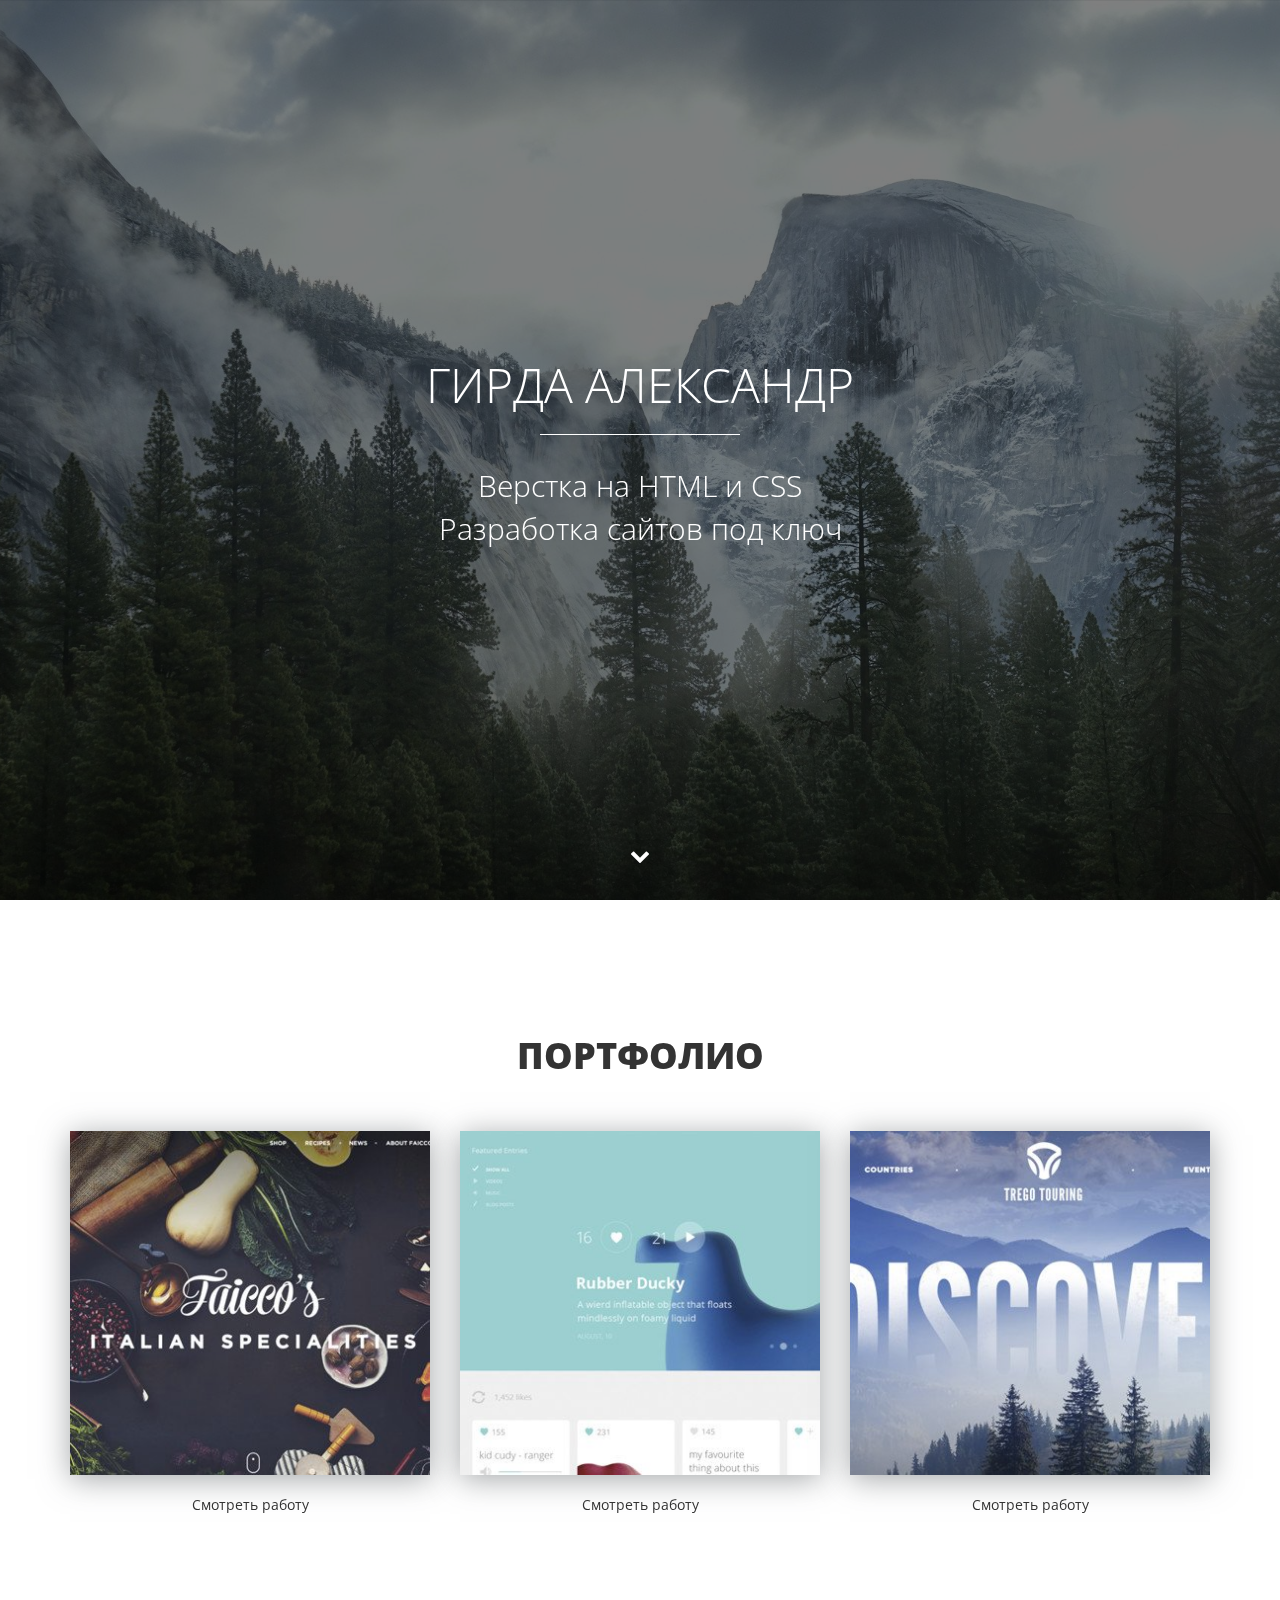
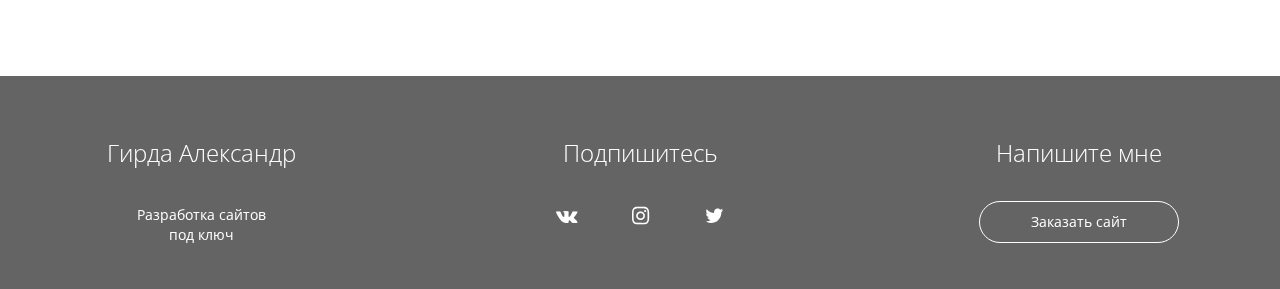
<file: index.html>
<!DOCTYPE html>
<html lang="ru">
  <head>
    <meta charset="utf-8">
    <meta http-equiv="X-UA-Compatible" content="IE=edge">
    <meta name="viewport" content="width=device-width, initial-scale=1">
    <meta property="og:url" content="">
    <meta property="og:type" content="website">
    <meta property="og:title" content="Артем Исламов - верстка сайтов на HTML и CSS">
    <meta property="og:image" content="">
    <meta property="og:description" content="Закажите разработку сайта без посредников от 5 990 рублей">
    <meta property="og:site_name" content="Портфолио верстальщика">
    <meta property="article:author" content="Артем Исламов">
    <title>Гирда Александр - Портфолио</title>
    <link href="https://fonts.googleapis.com/css?family=Open+Sans:400,700&amp;subset=cyrillic" rel="stylesheet">
    <link rel="stylesheet" href="css/fontello.css">
    <link rel="stylesheet" href="css/fontello-embedded.css">
    <link href="css/bootstrap.min.css" rel="stylesheet">
    <link href="css/style.css" rel="stylesheet">
    <link rel="shortcut icon" type="image/x-icon" href="favicon.ico">
    <!--[if lt IE 9]>
      <script src="https://oss.maxcdn.com/html5shiv/3.7.3/html5shiv.min.js"></script>
      <script src="https://oss.maxcdn.com/respond/1.4.2/respond.min.js"></script>
    <![endif]-->
  </head>
  <body>
    <div class="main parallax-window" data-parallax="scroll" data-image-src="img/main-bg.jpg">
      <div class="main-overlay"></div>
      <div class="wrapper">
        <div class="main-header">
        <h1>Гирда Александр </h1>
        <div class="main-line"></div>
          <p>Верстка на HTML и CSS <br>Разработка сайтов под ключ</p>  
        </div>
      </div>  
      <a class="main-down slowly" href="#portfolio"><i class="icon-down"></i></a>
     </div>
        <div class="portfolio" id="portfolio">
          <div class="container">
            <h2 class="section-header">Портфолио</h2>
            <div class="row">

              <div class="col-md-4">
                <div class="portfolio-block"> 
                  <img src="img/portfolio/1.jpg" alt="Работа №1">
                  <a data-toggle="modal" data-work='work-1' href="#work">Смотреть работу</a> 
                </div>
              </div>
               <div class="col-md-4">
                <div class="portfolio-block"> 
                  <img src="img/portfolio/2.jpg" alt="Работа №2">
                  <a data-toggle="modal" data-work='work-2' href="#work">Смотреть работу</a> 
                </div>
              </div>
              <div class="col-md-4">
                <div class="portfolio-block"> 
                  <img src="img/portfolio/3.jpg" alt="Работа №3">
                  <a data-toggle="modal" data-work='work-3' href="#work">Смотреть работу</a>  
                </div>
              </div>
            </div>
          </div>
          
        </div>

        <div class="footer">
          <div class="container">
            <div class="row">
            <div class="col-md-3">
              <strong>Гирда Александр</strong>
              <p>Разработка сайтов <br>под ключ</p>
            </div>
            <div class="col-md-6">
              <strong>Подпишитесь</strong>
              <div class="social-links">
                <a href="https://vk.com/id3550647"><i class="icon-vk"></i></a>
                <a href="#"><i class="icon-instagram"></i></a>
                <a href="#"><i class="icon-twitter"></i></a>
              </div>
              
            </div>
            <div class="col-md-3">
              <strong>Напишите мне</strong>
              <a href="https://vk.me/id3550647" class="offer-btn">Заказать сайт</a>
              
            </div>
          </div>
          </div>
          
        </div>
    
<!--Всплывающие окна-->

<div class="modal fade" id="work" role="dialog" >
  <div class="modal-dialog" role="document">
    <div class="modal-content">
      <div class="modal-header">
        <button type="button" class="close" data-dismiss="modal" aria-label="Close"><span aria-hidden="true">&times;</span></button>
        <h4 class="modal-title">Описание проекта</h4>
      </div>
      <div class="modal-body">
        
      </div>
      
    </div>
  </div>
</div>
    <!-- jQuery (necessary for Bootstrap's JavaScript plugins) -->
    <script src="https://ajax.googleapis.com/ajax/libs/jquery/1.12.4/jquery.min.js"></script>
    <script src="js/bootstrap.min.js"></script>
    <script src="js/parallax.min.js"></script>
    <script>
     $(function() {
        var link = $('a[data-toggle="modal"]');
        link.on('click', function(event) {
          var work = $(this).attr('data-work');
          var modal = $('.modal');
          modal.find('.modal-body').load(work+'.html');
        });
      });
    </script>
    <script>
      $(document).ready(function(){
  $(".slowly").on("click", function (event) {          //делает скрол до нужной нам ссылки
       //отменяем стандартную обработку нажатия по ссылке
       event.preventDefault();

       //забираем идентификатор бока с атрибута href
       var id  = $(this).attr('href'),

       //узнаем высоту от начала страницы до блока на который ссылается якорь
         top = $(id).offset().top;
      
       //анимируем переход на расстояние - top за 600 мс
       $('body,html').animate({scrollTop: top}, 600);
  });

});


$(document).ready(function(){
  $("#menu").on("click","a", function (event) {
    //отменяем стандартную обработку нажатия по ссылке
    event.preventDefault();

    //забираем идентификатор бока с атрибута href
    var id  = $(this).attr('href'),

    //узнаем высоту от начала страницы до блока на который ссылается якорь
      top = $(id).offset().top;
    
    //анимируем переход на расстояние - top за 600 мс
    $('body,html').animate({scrollTop: top}, 600);
  });
});
    </script>
  </body>
</html>
</file>
<file: css/fontello.css>
@font-face {
  font-family: 'fontello';
  src: url('../font/fontello.eot?13620415');
  src: url('../font/fontello.eot?13620415#iefix') format('embedded-opentype'),
       url('../font/fontello.woff2?13620415') format('woff2'),
       url('../font/fontello.woff?13620415') format('woff'),
       url('../font/fontello.ttf?13620415') format('truetype'),
       url('../font/fontello.svg?13620415#fontello') format('svg');
  font-weight: normal;
  font-style: normal;
}
/* Chrome hack: SVG is rendered more smooth in Windozze. 100% magic, uncomment if you need it. */
/* Note, that will break hinting! In other OS-es font will be not as sharp as it could be */
/*
@media screen and (-webkit-min-device-pixel-ratio:0) {
  @font-face {
    font-family: 'fontello';
    src: url('../font/fontello.svg?13620415#fontello') format('svg');
  }
}
*/
 
 [class^="icon-"]:before, [class*=" icon-"]:before {
  font-family: "fontello";
  font-style: normal;
  font-weight: normal;
  speak: none;
 
  display: inline-block;
  text-decoration: inherit;
  width: 1em;
  margin-right: .2em;
  text-align: center;
  /* opacity: .8; */
 
  /* For safety - reset parent styles, that can break glyph codes*/
  font-variant: normal;
  text-transform: none;
 
  /* fix buttons height, for twitter bootstrap */
  line-height: 1em;
 
  /* Animation center compensation - margins should be symmetric */
  /* remove if not needed */
  margin-left: .2em;
 
  /* you can be more comfortable with increased icons size */
  /* font-size: 120%; */
 
  /* Font smoothing. That was taken from TWBS */
  -webkit-font-smoothing: antialiased;
  -moz-osx-font-smoothing: grayscale;
 
  /* Uncomment for 3D effect */
  /* text-shadow: 1px 1px 1px rgba(127, 127, 127, 0.3); */
}
 
.icon-down:before { content: '\e800'; } /* '' */
.icon-twitter:before { content: '\f099'; } /* '' */
.icon-instagram:before { content: '\f16d'; } /* '' */
.icon-vk:before { content: '\f189'; } /* '' */
</file>
<file: css/fontello-embedded.css>
@font-face {
  font-family: 'fontello';
  src: url('../font/fontello.eot?67823220');
  src: url('../font/fontello.eot?67823220#iefix') format('embedded-opentype'),
       url('../font/fontello.svg?67823220#fontello') format('svg');
  font-weight: normal;
  font-style: normal;
}
@font-face {
  font-family: 'fontello';
  src: url('[data-uri]') format('woff'),
       url('[data-uri]') format('truetype');
}
/* Chrome hack: SVG is rendered more smooth in Windozze. 100% magic, uncomment if you need it. */
/* Note, that will break hinting! In other OS-es font will be not as sharp as it could be */
/*
@media screen and (-webkit-min-device-pixel-ratio:0) {
  @font-face {
    font-family: 'fontello';
    src: url('../font/fontello.svg?67823220#fontello') format('svg');
  }
}
*/
 
 [class^="icon-"]:before, [class*=" icon-"]:before {
  font-family: "fontello";
  font-style: normal;
  font-weight: normal;
  speak: none;
 
  display: inline-block;
  text-decoration: inherit;
  width: 1em;
  margin-right: .2em;
  text-align: center;
  /* opacity: .8; */
 
  /* For safety - reset parent styles, that can break glyph codes*/
  font-variant: normal;
  text-transform: none;
     
  /* fix buttons height, for twitter bootstrap */
  line-height: 1em;
 
  /* Animation center compensation - margins should be symmetric */
  /* remove if not needed */
  margin-left: .2em;
 
  /* you can be more comfortable with increased icons size */
  /* font-size: 120%; */
 
  /* Uncomment for 3D effect */
  /* text-shadow: 1px 1px 1px rgba(127, 127, 127, 0.3); */
}
.icon-down:before { content: '\e800'; } /* '' */
.icon-twitter:before { content: '\f099'; } /* '' */
.icon-instagram:before { content: '\f16d'; } /* '' */
.icon-vk:before { content: '\f189'; } /* '' */
</file>
<file: css/style.css>
body {
	font-family: 'Open Sans', sans-serif;
}
html {
	font-size: 10px;
}
a:focus {
	outline: none;
	text-decoration: none;
}
.wrapper{
	display:table-cell;
	vertical-align:middle;
}
.main {
	position: relative;
	display: table;
	width: 100%;
	text-align: center;
	color: #fff;
	height: 100vh;
	/*background: #000 url(../img/main-bg.jpg) center center no-repeat;*/
}
.main-overlay {
	z-index: 1;
	position: absolute;
	width: 100%;
	height: 100%;
	background-color: rgba(0,0,0,0.5);
}
.main h1 {
	margin-bottom:  1.4rem;
	font-weight: 300;
	text-transform: uppercase;
	font-size: 4.8rem;
}
.main p {
	font-size: 3rem;
	font-weight: 300;
}
.main-header {
position: relative;
z-index: 2;
}
.main-line {
	width: 200px;
	height: 1px;
	background-color: #fff;
	margin: 0 auto;
}
.main-down {
	position: absolute;
	color: #fff;
	z-index: 4;
	bottom: 2rem;
	display: inline-block;
	font-size: 2rem;
	width: 50px;
	height: 50px;
	border-radius: 50%;
	border: 1px solid transparent;
	line-height: 50px;
	left: 50px;
	left: 50%;
	margin-left: -25px;
	transition: 0.2s;

}

.main-down:hover {
	color: #fff;
	border-color: #fff;
}
/*секция с портфолио*/
.portfolio {
	padding: 10rem 0px;
	text-align: center;
}
.section-header {
	text-transform: uppercase;
	font-weight: 800;
	font-size: 3.6rem;
	margin-bottom: 5rem;
}
.portfolio img {
	width: 100%;
	max-width: 360px;
	box-shadow: 0px 4px 29px 0px rgba(87, 92, 97, 0.54);
}

.portfolio a {
display: block;
margin: 2rem auto 6rem;
color: #333;
width: 17rem;
border-bottom: 1px solid transparent;
}
 .portfolio a:hover {
 	text-decoration: none;
 	border-bottom: 1px	dotted #333;
 }
/* сеция подвал*/
.footer {
	background-color: #646464;
	color: #fff;
	text-align: center;
	padding: 3rem 0;
}

.footer strong {
	font-weight: 300;
	font-size: 2.4rem;
}
.social-links {
	margin-top: 1 rem;
}
.social-links a {
	width: 5rem;
	height: 5rem;
	line-height: 5rem;
	display: inline-block;
	color: #fff;
	border: solid 1 px #fff;
	border-radius: 50%;
	margin-left: 1rem;
	margin-right: 1rem;
	font-size: 2rem;
	transition: 0.2s;
}
.social-links a:hover {
	background-color: #fff;
	color: #646464;
}

.offer-btn {
	display: block;
	width: 80%;
	max-width: 200px;	
	margin: 1rem auto;
	border: 1px solid #fff;
	padding-top: 1rem;
	padding-bottom: 1rem;
	color: #fff;
	border-radius: 100px;
transition: 0.2s;
}


.offer-btn:hover {
background-color: #fff;
color: #646464;
text-decoration: none;
}
.modal img {
	width: 100%;
}
.modal-title {
	font-weight: 800;
	font-size: 2rem;
}
.close {
	background-color: transparent;
	border: none;
	font-size: 2.5rem;
	position: absolute;
	right: 2rem;
	top: 1rem;
}
.modal-btn {
	display: inline-block;
	border: 1px solid #333;
	padding: 10px 20px;
	color: #333;
	border-radius: 5px;
}

.modal-btn:hover {
	background-color: #333;
	color: #fff;
	text-decoration: none;
}
@media (min-width: opx) and (max-width: 767px) {
 html {
font-size: 7px;
}
.footer strong {
	margin: 3rem 0 2rem;
	display: inline-block;
}
.social-links a {
font-size: 1.5rem;
} 
}


@media (min-width: 768px) and (max-width: 7991px) {
	.footer strong {
	margin: 3rem 0 2rem;
	display: inline-block;
}
}
</file>
